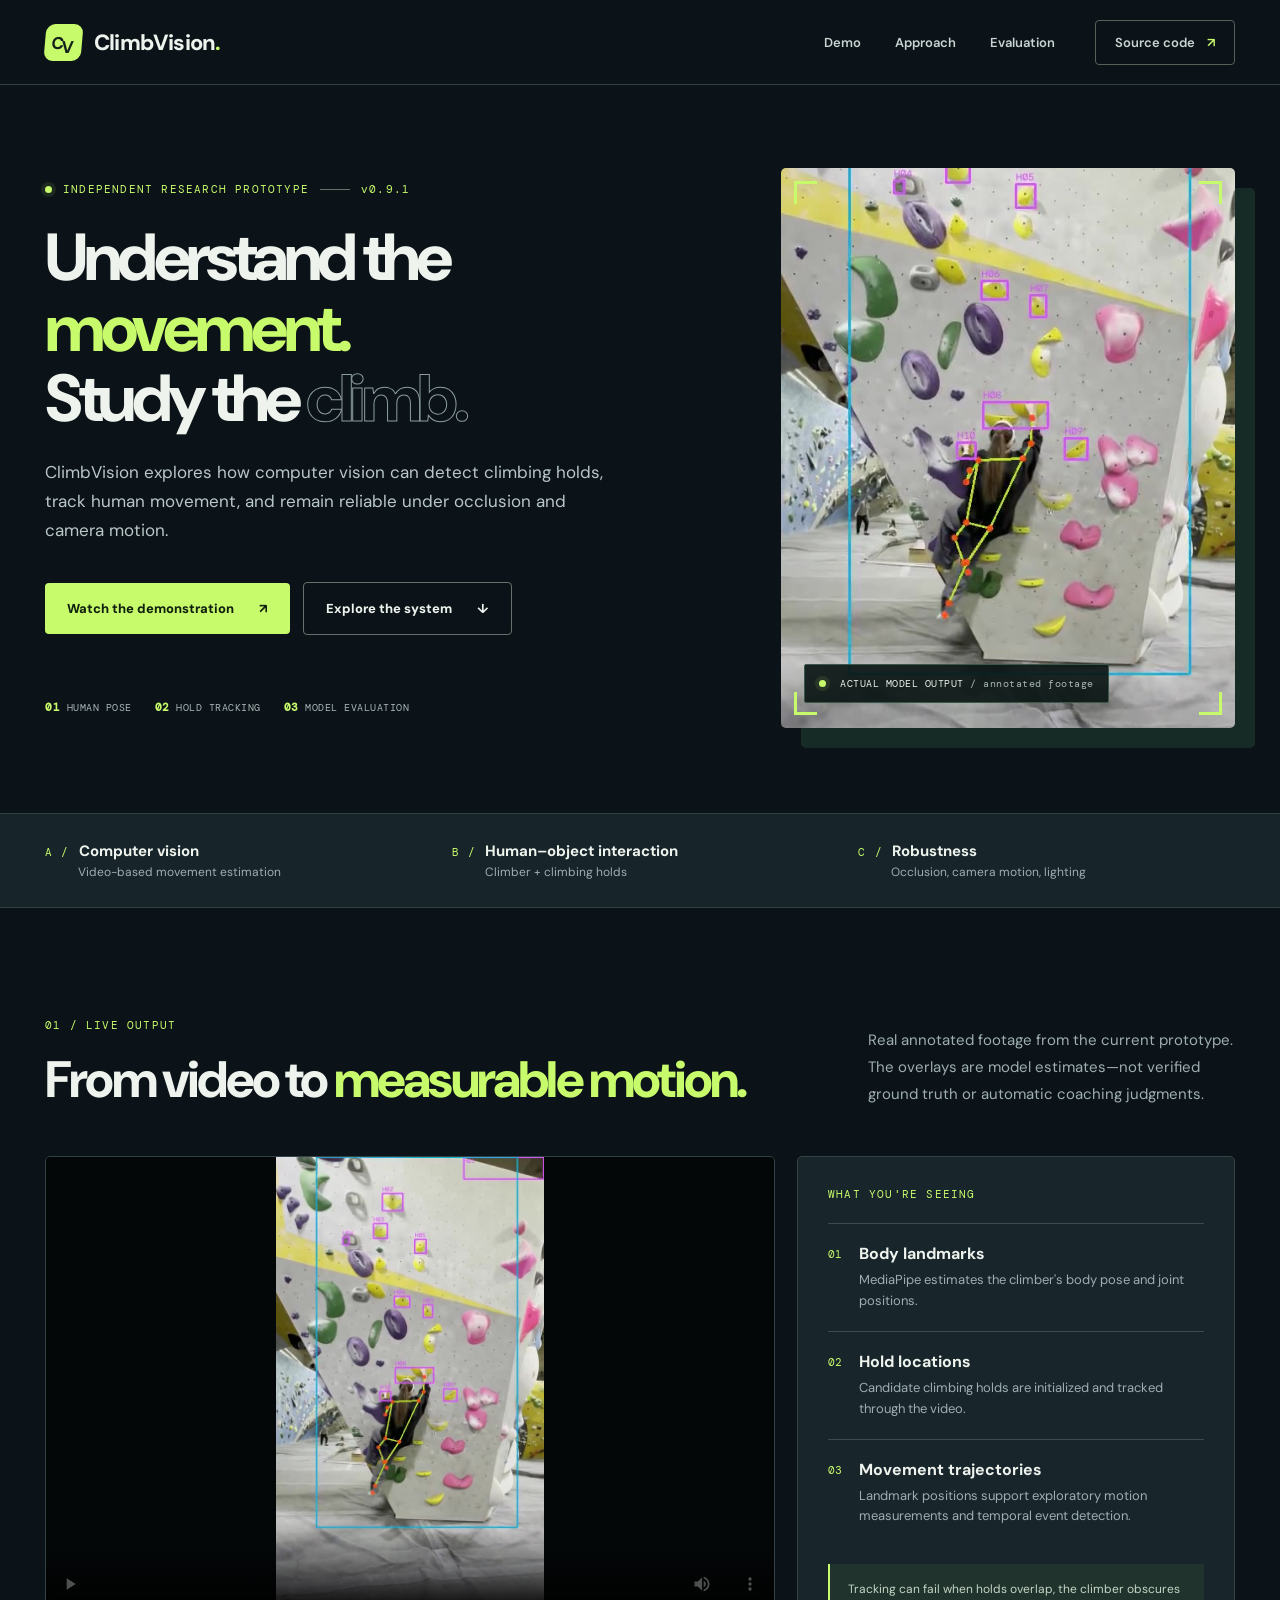
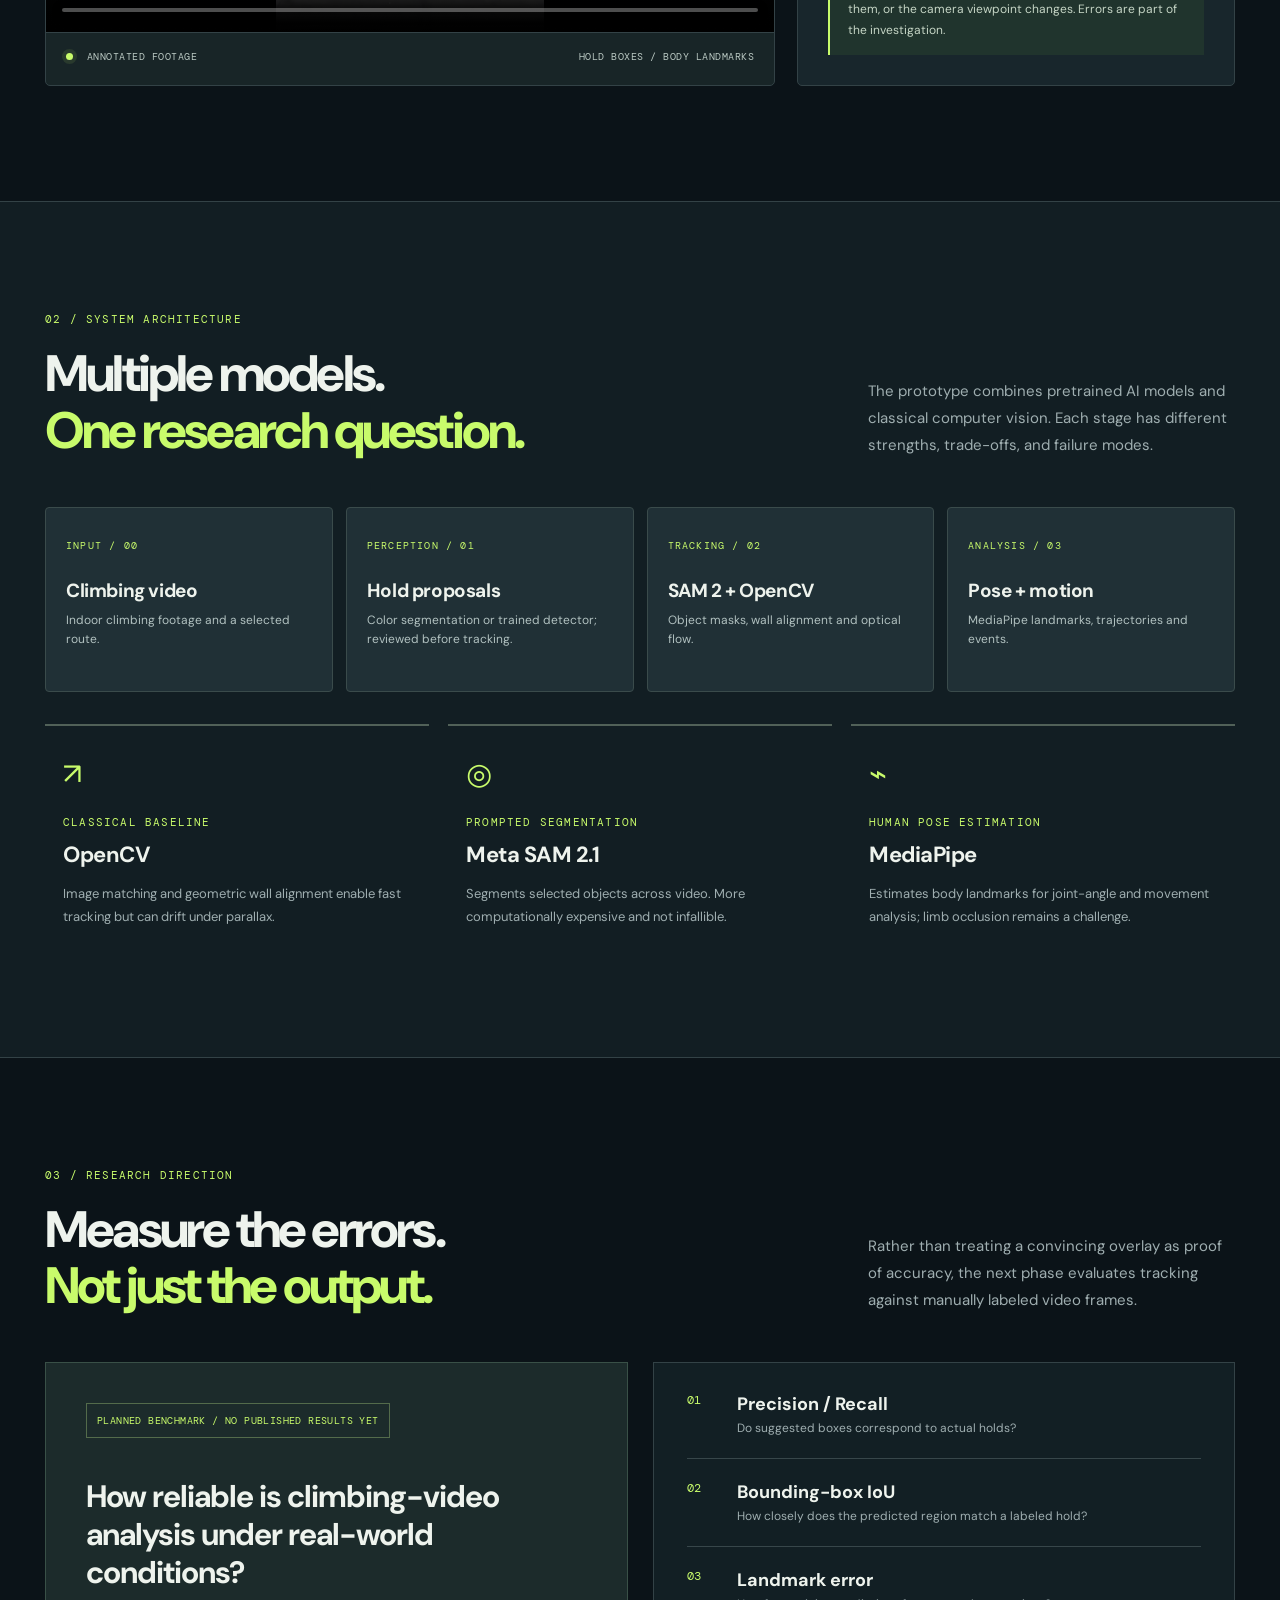
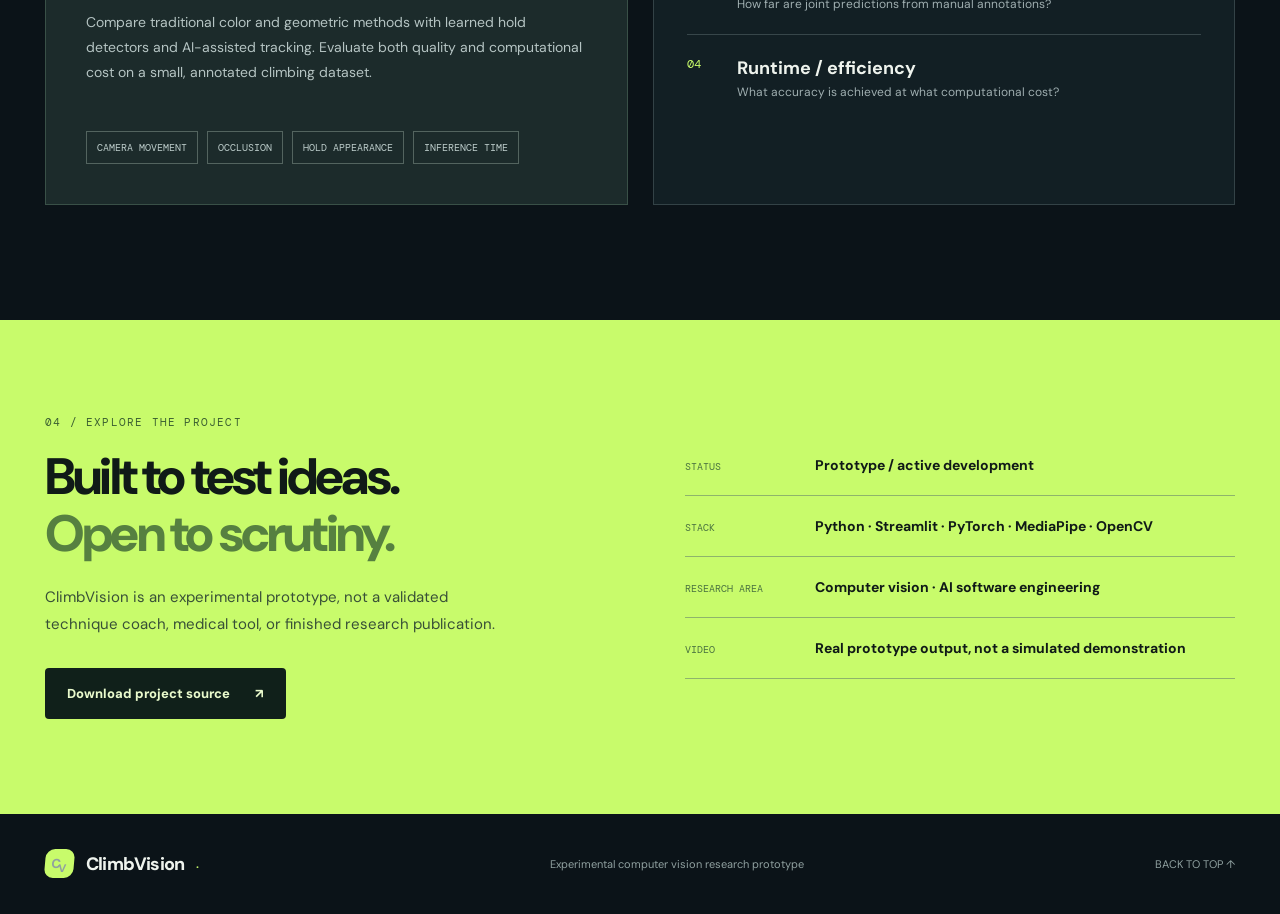
<file: index.html>
<!doctype html>
<html lang="en">
<head>
  <meta charset="utf-8" />
  <meta name="viewport" content="width=device-width, initial-scale=1" />
  <meta name="theme-color" content="#0b1318" />
  <meta name="description" content="ClimbVision is an experimental computer vision system for climbing movement analysis, pose estimation, hold detection and tracking." />
  <title>ClimbVision — AI Climbing Movement Analysis</title>
  <link rel="stylesheet" href="styles.css" />
</head>
<body>
  <header class="site-header">
    <a class="wordmark" href="#top" aria-label="ClimbVision home"><span class="mark">C<span>V</span></span><span>ClimbVision<span class="mark-dot">.</span></span></a>
    <nav class="nav" aria-label="Main navigation">
      <a href="#demo">Demo</a><a href="#approach">Approach</a><a href="#evaluation">Evaluation</a>
    </nav>
    <a class="nav-action" href="climbvision-source-v0.9.1.zip" download>Source code <span aria-hidden="true">↗</span></a>
  </header>
  <main id="top">
    <section class="hero wrap">
      <div class="hero-copy">
        <div class="eyebrow"><span class="pulse"></span> INDEPENDENT RESEARCH PROTOTYPE <span class="eyebrow-line"></span> v0.9.1</div>
        <h1>Understand the <em>movement.</em><br/>Study the <span class="outline-text">climb.</span></h1>
        <p class="lead">ClimbVision explores how computer vision can detect climbing holds, track human movement, and remain reliable under occlusion and camera motion.</p>
        <div class="hero-actions"><a class="primary-btn" href="#demo">Watch the demonstration <span>↗</span></a><a class="secondary-btn" href="#approach">Explore the system <span>↓</span></a></div>
        <div class="hero-foot"><span><strong>01</strong> HUMAN POSE</span><span><strong>02</strong> HOLD TRACKING</span><span><strong>03</strong> MODEL EVALUATION</span></div>
      </div>
      <div class="hero-media">
        <video autoplay muted loop playsinline preload="metadata" poster="demo-poster.jpg" aria-label="Real annotated indoor climbing footage from ClimbVision"><source src="climbvision-demo.mp4" type="video/mp4" /></video>
        <span class="corner tl"></span><span class="corner tr"></span><span class="corner bl"></span><span class="corner br"></span>
        <div class="media-badge"><span class="live-dot"></span> ACTUAL MODEL OUTPUT <span class="media-small">/ annotated footage</span></div>
      </div>
    </section>
    <section class="stats-strip" aria-label="Project focus"><div class="wrap stats-inner"><div><span class="stat-index">A / </span><strong>Computer vision</strong><span>Video-based movement estimation</span></div><div><span class="stat-index">B / </span><strong>Human–object interaction</strong><span>Climber + climbing holds</span></div><div><span class="stat-index">C / </span><strong>Robustness</strong><span>Occlusion, camera motion, lighting</span></div></div></section>
    <section id="demo" class="section wrap demo-section"><div class="section-intro"><div><p class="kicker">01 / LIVE OUTPUT</p><h2>From video to <span>measurable motion.</span></h2></div><p>Real annotated footage from the current prototype. The overlays are model estimates—not verified ground truth or automatic coaching judgments.</p></div>
      <div class="demo-grid"><div class="demo-player"><video id="demoVideo" controls playsinline preload="metadata" poster="demo-poster.jpg"><source src="climbvision-demo.mp4" type="video/mp4"/>Your browser does not support HTML5 video.</video><div class="player-bottom"><span><span class="live-dot"></span> ANNOTATED FOOTAGE</span><span>HOLD BOXES / BODY LANDMARKS</span></div></div>
      <aside class="demo-aside"><div class="tiny-label">WHAT YOU'RE SEEING</div><div class="note"><span class="note-num">01</span><div><h3>Body landmarks</h3><p>MediaPipe estimates the climber's body pose and joint positions.</p></div></div><div class="note"><span class="note-num">02</span><div><h3>Hold locations</h3><p>Candidate climbing holds are initialized and tracked through the video.</p></div></div><div class="note"><span class="note-num">03</span><div><h3>Movement trajectories</h3><p>Landmark positions support exploratory motion measurements and temporal event detection.</p></div></div><div class="honesty-note">Tracking can fail when holds overlap, the climber obscures them, or the camera viewpoint changes. Errors are part of the investigation.</div></aside></div>
    </section>
    <section id="approach" class="section approach-section"><div class="wrap"><div class="section-intro"><div><p class="kicker">02 / SYSTEM ARCHITECTURE</p><h2>Multiple models.<br/><span>One research question.</span></h2></div><p>The prototype combines pretrained AI models and classical computer vision. Each stage has different strengths, trade-offs, and failure modes.</p></div>
      <div class="pipeline"><div class="step"><span class="step-number">INPUT / 00</span><h3>Climbing video</h3><p>Indoor climbing footage and a selected route.</p></div><div class="pipe-arrow">→</div><div class="step"><span class="step-number">PERCEPTION / 01</span><h3>Hold proposals</h3><p>Color segmentation or trained detector; reviewed before tracking.</p></div><div class="pipe-arrow">→</div><div class="step"><span class="step-number">TRACKING / 02</span><h3>SAM 2 + OpenCV</h3><p>Object masks, wall alignment and optical flow.</p></div><div class="pipe-arrow">→</div><div class="step"><span class="step-number">ANALYSIS / 03</span><h3>Pose + motion</h3><p>MediaPipe landmarks, trajectories and events.</p></div></div>
      <div class="methods"><article><span class="method-icon">↗</span><span class="tiny-label">CLASSICAL BASELINE</span><h3>OpenCV</h3><p>Image matching and geometric wall alignment enable fast tracking but can drift under parallax.</p></article><article><span class="method-icon">◎</span><span class="tiny-label">PROMPTED SEGMENTATION</span><h3>Meta SAM 2.1</h3><p>Segments selected objects across video. More computationally expensive and not infallible.</p></article><article><span class="method-icon">⌁</span><span class="tiny-label">HUMAN POSE ESTIMATION</span><h3>MediaPipe</h3><p>Estimates body landmarks for joint-angle and movement analysis; limb occlusion remains a challenge.</p></article></div>
    </div></section>
    <section id="evaluation" class="section wrap eval-section"><div class="section-intro"><div><p class="kicker">03 / RESEARCH DIRECTION</p><h2>Measure the errors.<br/><span>Not just the output.</span></h2></div><p>Rather than treating a convincing overlay as proof of accuracy, the next phase evaluates tracking against manually labeled video frames.</p></div>
      <div class="evaluation-grid"><div class="eval-left"><div class="eval-tag">PLANNED BENCHMARK / NO PUBLISHED RESULTS YET</div><h3>How reliable is climbing-video analysis under real-world conditions?</h3><p>Compare traditional color and geometric methods with learned hold detectors and AI-assisted tracking. Evaluate both quality and computational cost on a small, annotated climbing dataset.</p><div class="eval-conditions"><span>CAMERA MOVEMENT</span><span>OCCLUSION</span><span>HOLD APPEARANCE</span><span>INFERENCE TIME</span></div></div><div class="metric-list"><div><span>01</span><strong>Precision / Recall</strong><small>Do suggested boxes correspond to actual holds?</small></div><div><span>02</span><strong>Bounding-box IoU</strong><small>How closely does the predicted region match a labeled hold?</small></div><div><span>03</span><strong>Landmark error</strong><small>How far are joint predictions from manual annotations?</small></div><div><span>04</span><strong>Runtime / efficiency</strong><small>What accuracy is achieved at what computational cost?</small></div></div></div>
    </section>
    <section class="project-footer"><div class="wrap footer-grid"><div><p class="kicker">04 / EXPLORE THE PROJECT</p><h2>Built to test ideas.<br/><span>Open to scrutiny.</span></h2><p class="footer-lead">ClimbVision is an experimental prototype, not a validated technique coach, medical tool, or finished research publication.</p><a href="climbvision-source-v0.9.1.zip" download class="primary-btn">Download project source <span>↗</span></a></div><div class="project-facts"><div><span>STATUS</span><strong>Prototype / active development</strong></div><div><span>STACK</span><strong>Python · Streamlit · PyTorch · MediaPipe · OpenCV</strong></div><div><span>RESEARCH AREA</span><strong>Computer vision · AI software engineering</strong></div><div><span>VIDEO</span><strong>Real prototype output, not a simulated demonstration</strong></div></div></div></section>
  </main>
  <footer class="bottom-footer wrap"><a class="wordmark" href="#top"><span class="mark">C<span>V</span></span>ClimbVision<span class="mark-dot">.</span></a><span>Experimental computer vision research prototype</span><a href="#top">BACK TO TOP ↑</a></footer>
  <script src="script.js"></script>
</body>
</html>
</file>
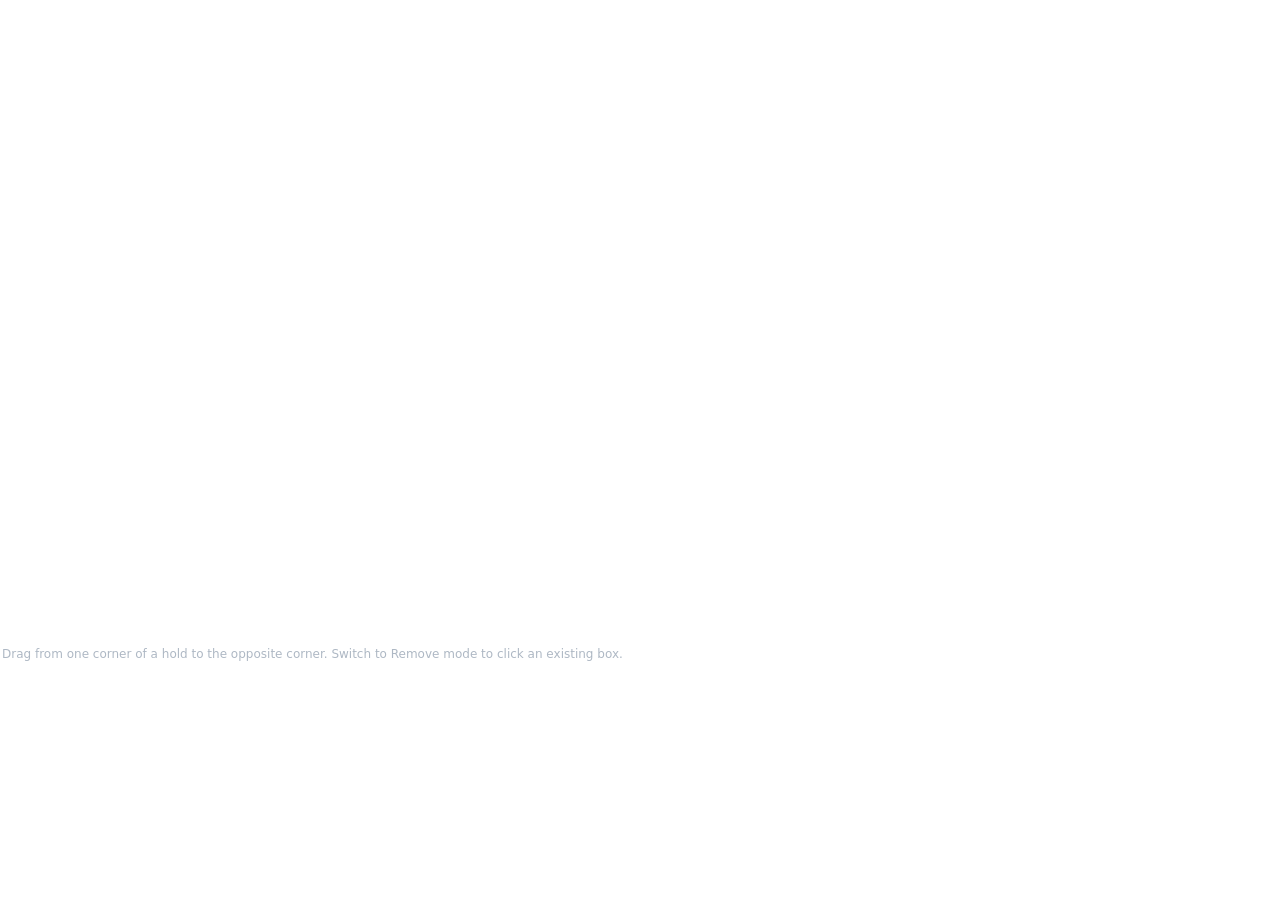
<file: hold_rect_ui/index.html>
<!doctype html><html lang="en"><head><meta charset="utf-8"><meta name="viewport" content="width=device-width,initial-scale=1"><style>
html,body{margin:0;background:transparent;color:#aeb8c4;font:13px system-ui,sans-serif}canvas{display:block;width:100%;height:auto;border-radius:9px;touch-action:none;cursor:crosshair}#hint{padding:7px 2px;font-size:12px}
</style></head><body><canvas id="canvas"></canvas><div id="hint">Drag from one corner of a hold to the opposite corner. Switch to Remove mode to click an existing box.</div><script>
(()=>{'use strict';
const canvas=document.getElementById('canvas'),ctx=canvas.getContext('2d'),hint=document.getElementById('hint');
const send=(type,other={})=>parent.postMessage({isStreamlitMessage:true,type,...other},'*');
let img=new Image(),src='',holds=[],mode='add',ow=1,oh=1,start=null,curr=null;
const clamp=(x,a,b)=>Math.max(a,Math.min(b,x));
function height(){send('streamlit:setFrameHeight',{height:Math.ceil(canvas.getBoundingClientRect().height+hint.getBoundingClientRect().height+10)})}
function point(e){const r=canvas.getBoundingClientRect();return [clamp((e.clientX-r.left)/r.width,0,1),clamp((e.clientY-r.top)/r.height,0,1)]}
function paint(){if(!img.naturalWidth)return;const w=canvas.width,h=canvas.height;ctx.clearRect(0,0,w,h);ctx.drawImage(img,0,0,w,h);
 ctx.lineWidth=Math.max(2,w/470);ctx.font=`bold ${Math.max(12,w/65)}px sans-serif`;
 holds.forEach((b,i)=>{const x=b.x/ow*w,y=b.y/oh*h,bw=b.w/ow*w,bh=b.h/oh*h;ctx.fillStyle='rgba(42,222,124,.10)';ctx.fillRect(x,y,bw,bh);ctx.strokeStyle='#28ed89';ctx.strokeRect(x,y,bw,bh);ctx.fillStyle='#28ed89';ctx.fillText(b.hold_id||`H${String(i+1).padStart(2,'0')}`,x+2,Math.max(15,y-5));});
 if(start&&curr&&mode==='add'){const l=Math.min(start[0],curr[0])*w,t=Math.min(start[1],curr[1])*h,bw=Math.abs(curr[0]-start[0])*w,bh=Math.abs(curr[1]-start[1])*h;ctx.fillStyle='rgba(0,200,255,.14)';ctx.fillRect(l,t,bw,bh);ctx.strokeStyle='#00c8ff';ctx.strokeRect(l,t,bw,bh)} }
canvas.addEventListener('pointerdown',e=>{if(!img.naturalWidth)return;e.preventDefault();canvas.setPointerCapture(e.pointerId);start=point(e);curr=start;paint()});
canvas.addEventListener('pointermove',e=>{if(!start)return;e.preventDefault();curr=point(e);paint()});
canvas.addEventListener('pointerup',e=>{if(!start)return;e.preventDefault();curr=point(e);let data=null;
 if(mode==='remove'){data={action:'remove',x:Math.min(ow-1,Math.floor(curr[0]*ow)),y:Math.min(oh-1,Math.floor(curr[1]*oh))}}
 else {const x=Math.floor(Math.min(start[0],curr[0])*ow),y=Math.floor(Math.min(start[1],curr[1])*oh),r=Math.min(ow,Math.ceil(Math.max(start[0],curr[0])*ow)),b=Math.min(oh,Math.ceil(Math.max(start[1],curr[1])*oh));if(r-x>=4&&b-y>=4){data={action:'add',box:{x,y,w:r-x,h:b-y}}}}
 start=null;curr=null;paint();if(data)send('streamlit:setComponentValue',{value:data});});
canvas.addEventListener('pointercancel',()=>{start=null;curr=null;paint()});
window.addEventListener('message',e=>{if(e.data?.type!=='streamlit:render')return;const a=e.data.args||{};holds=Array.isArray(a.holds)?a.holds:[];mode=a.mode==='remove'?'remove':'add';ow=Number(a.originalWidth)||1;oh=Number(a.originalHeight)||1;hint.textContent=mode==='remove'?'Click an existing green box to remove it.':'Drag a tight rectangle around each route hold. Minimum rectangle: 4 source pixels.';
 if(a.image&&src!==a.image){src=a.image;img.onload=()=>{canvas.width=img.naturalWidth;canvas.height=img.naturalHeight;paint();height()};img.src=src}else{paint();height()}});
new ResizeObserver(()=>{paint();height()}).observe(canvas);send('streamlit:componentReady',{apiVersion:1});height();
})();
</script></body></html>
</file>
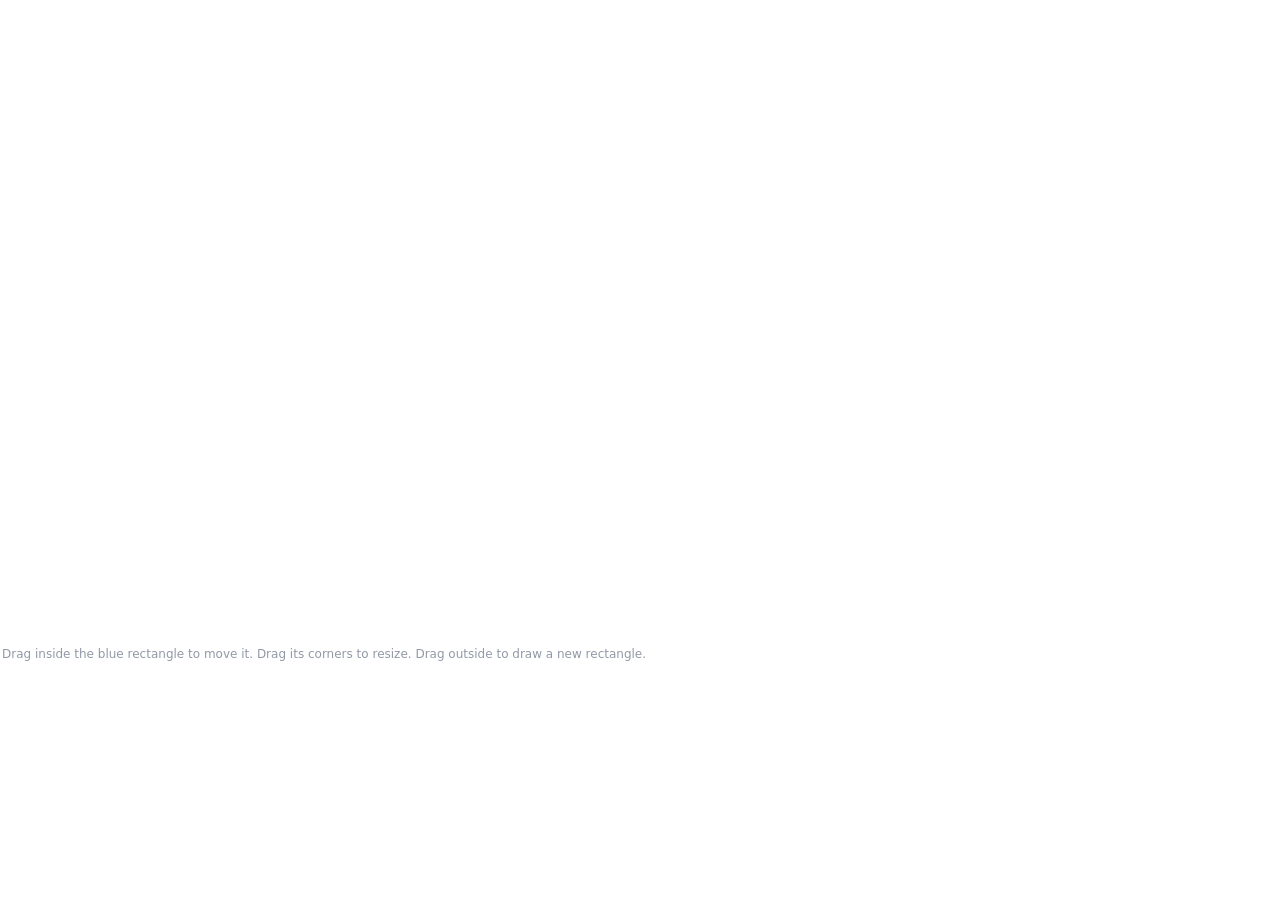
<file: roi_picker_ui/index.html>
<!doctype html>
<html lang="en"><head><meta charset="utf-8"><meta name="viewport" content="width=device-width,initial-scale=1">
<style>html,body{margin:0;background:transparent;color:#d1d5db;font:13px system-ui,sans-serif}#canvas{display:block;width:100%;height:auto;border-radius:9px;touch-action:none;cursor:crosshair}#hint{padding:7px 2px 3px;font-size:12px;color:#9299a6} </style>
</head><body><canvas id="canvas"></canvas><div id="hint">Drag inside the blue rectangle to move it. Drag its corners to resize. Drag outside to draw a new rectangle.</div>
<script>
(() => {
'use strict';
const canvas=document.querySelector('#canvas'), ctx=canvas.getContext('2d');
let img=new Image(), rect=[.125,.0125,.875,.7625], mode=null, start=null, initial=null;
let renderedImage='', initialized=false;
const clamp=(v,a,b)=>Math.max(a,Math.min(b,v));
const send=(type,additional={})=>parent.postMessage({isStreamlitMessage:true,type,...additional},'*');
const height=()=>send('streamlit:setFrameHeight',{height:Math.ceil(canvas.getBoundingClientRect().height+document.querySelector('#hint').getBoundingClientRect().height+8)});
const color='#00c8ff';
function paint(){if(!img.complete || !img.naturalWidth)return;
  const w=canvas.width,h=canvas.height;
  ctx.clearRect(0,0,w,h);ctx.drawImage(img,0,0,w,h);
  const [l,t,r,b]=rect,x=l*w,y=t*h,rw=(r-l)*w,rh=(b-t)*h;
  ctx.fillStyle='rgba(0,0,0,.32)';ctx.fillRect(0,0,w,y);ctx.fillRect(0,y,x,rh);ctx.fillRect(r*w,y,w-r*w,rh);ctx.fillRect(0,b*h,w,h-b*h);
  ctx.strokeStyle=color;ctx.lineWidth=Math.max(2,w/320);ctx.strokeRect(x,y,rw,rh);
  ctx.fillStyle='#fff';ctx.strokeStyle='#0084ae';ctx.lineWidth=2;
  for (const [px,py] of [[x,y],[r*w,y],[x,b*h],[r*w,b*h]]) {ctx.fillRect(px-6,py-6,12,12);ctx.strokeRect(px-6,py-6,12,12)}
}
function coords(e){const bounds=canvas.getBoundingClientRect();return [clamp((e.clientX-bounds.left)/bounds.width,0,1),clamp((e.clientY-bounds.top)/bounds.height,0,1)]}
function getMode(pos){const [x,y]=pos,[l,t,r,b]=rect;let near=[];
  for(const [name,cx,cy] of [['tl',l,t],['tr',r,t],['bl',l,b],['br',r,b]]){const d=Math.hypot((x-cx)*canvas.clientWidth,(y-cy)*canvas.clientHeight);if(d<24)near.push([name,d])}
  if(near.length){near.sort((a,b)=>a[1]-b[1]);return near[0][0]}
  return x>=l&&x<=r&&y>=t&&y<=b?'move':'draw';
}
canvas.addEventListener('pointerdown',e=>{if(!img.naturalWidth)return;e.preventDefault();canvas.setPointerCapture(e.pointerId);start=coords(e);initial=rect.slice();mode=getMode(start)});
canvas.addEventListener('pointermove',e=>{const pos=coords(e);if(!mode){const m=getMode(pos);canvas.style.cursor=m==='move'?'move':m==='draw'?'crosshair':m==='tl'||m==='br'?'nwse-resize':'nesw-resize';return}
  e.preventDefault();const [x,y]=pos,[l,t,r,b]=initial,[sx,sy]=start;
  if(mode==='move'){const dx=clamp(x-sx,-l,1-r),dy=clamp(y-sy,-t,1-b);rect=[l+dx,t+dy,r+dx,b+dy]}
  else if(mode==='draw'){rect=[Math.min(sx,x),Math.min(sy,y),Math.max(sx,x),Math.max(sy,y)]}
  else {const left=mode.includes('l'),top=mode.includes('t');rect=[left?clamp(x,0,r-.06):l,top?clamp(y,0,b-.06):t,left?r:clamp(x,l+.06,1),top?b:clamp(y,t+.06,1)]}
  paint();
});
function finish(){if(!mode)return;mode=null;start=null;
  if(rect[2]-rect[0]<.06||rect[3]-rect[1]<.06)rect=initial;
  rect=rect.map(v=>Math.round(v*10000)/10000);paint();send('streamlit:setComponentValue',{value:rect});
}
canvas.addEventListener('pointerup',finish);canvas.addEventListener('pointercancel',finish);
window.addEventListener('message',e=>{if(!e.data||e.data.type!=='streamlit:render')return;
  const args=e.data.args||{};
  if(!initialized && Array.isArray(args.region) && args.region.length===4){rect=args.region.slice();initialized=true}
  if(args.image && args.image!==renderedImage){renderedImage=args.image;img.onload=()=>{canvas.width=img.naturalWidth;canvas.height=img.naturalHeight;paint();height()};img.src=args.image}
  else{paint();height()}
});
new ResizeObserver(()=>{paint();height()}).observe(canvas);
send('streamlit:componentReady',{apiVersion:1});height();
})();
</script></body></html>
</file>
<file: styles.css>
@import url('https://fonts.googleapis.com/css2?family=DM+Mono:wght@400;500&family=DM+Sans:wght@400;500;600;700;800&display=swap');
:root{--bg:#0b1318;--panel:#142026;--panel2:#101c21;--lime:#c8fb6b;--text:#eef3ed;--muted:#9faeb0;--line:#334246}*{box-sizing:border-box}html{scroll-behavior:smooth}body{margin:0;background:var(--bg);color:var(--text);font-family:'DM Sans',system-ui,Arial,sans-serif;-webkit-font-smoothing:antialiased}a{color:inherit;text-decoration:none}.wrap{width:min(1220px,calc(100% - 90px));margin:auto}.site-header{height:85px;padding:0 max(45px,calc((100% - 1220px)/2));display:flex;align-items:center;gap:40px;border-bottom:1px solid var(--line)}.wordmark{display:flex;align-items:center;font-size:22px;font-weight:800;letter-spacing:-.8px;gap:12px;white-space:nowrap}.mark{width:37px;height:37px;background:var(--lime);border-radius:9px;color:#15221c;display:inline-flex;align-items:center;justify-content:center;font-size:17px;letter-spacing:-3px;padding-right:4px;transform:skew(-5deg)}.mark span{transform:translateY(4px)}.mark-dot{color:var(--lime)}.nav{display:flex;gap:34px;margin-left:auto}.nav a,.nav-action{font-size:13px;color:#c9d3d1;font-weight:600}.nav a:hover{color:var(--lime)}.nav-action{border:1px solid #53625a;padding:13px 19px;border-radius:4px;white-space:nowrap}.nav-action span{padding-left:9px;color:var(--lime)}.hero{display:grid;grid-template-columns:1.2fr .8fr;gap:54px;min-height:660px;padding-top:83px;padding-bottom:85px;align-items:center}.eyebrow,.kicker,.tiny-label,.step-number,.stat-index{font-family:'DM Mono',monospace;font-size:11px;letter-spacing:1.2px;color:var(--lime)}.eyebrow{display:flex;align-items:center;gap:11px}.pulse,.live-dot{height:7px;width:7px;border-radius:50%;display:inline-block;background:var(--lime);box-shadow:0 0 0 4px #c8fb6b18}.eyebrow-line{width:30px;border-top:1px solid #657469}h1{font-size:clamp(48px,5.2vw,78px);letter-spacing:-4.4px;line-height:1.055;margin:27px 0 24px;font-weight:800}h1 em{font-style:normal;color:var(--lime)}.outline-text{-webkit-text-stroke:1px #8e9e9f;color:transparent}.lead{max-width:570px;font-size:17px;line-height:1.7;color:#bac7c8}.hero-actions{display:flex;gap:13px;align-items:center;margin-top:37px;flex-wrap:wrap}.primary-btn,.secondary-btn{display:inline-flex;align-items:center;justify-content:space-between;gap:25px;padding:17px 22px;font-weight:800;font-size:13px;transition:transform .2s}.primary-btn:hover,.secondary-btn:hover{transform:translateY(-2px)}.primary-btn{background:var(--lime);color:#10200e;border-radius:4px}.secondary-btn{border:1px solid #65716c;border-radius:4px}.hero-foot{display:flex;flex-wrap:wrap;gap:23px;margin-top:65px;font-family:'DM Mono',monospace;font-size:10px;color:#a9b6b7;letter-spacing:.5px}.hero-foot strong{color:var(--lime);font-size:11px}.hero-media{height:560px;min-width:0;position:relative;border-radius:5px;background:#22312d;overflow:hidden;box-shadow:20px 20px 0 #172b26}.hero-media video{height:100%;width:100%;object-fit:cover}.corner{position:absolute;width:23px;height:23px;border:3px solid var(--lime);z-index:1}.tl{top:13px;left:13px;border-right:0;border-bottom:0}.tr{top:13px;right:13px;border-left:0;border-bottom:0}.bl{bottom:13px;left:13px;border-right:0;border-top:0}.br{bottom:13px;right:13px;border-left:0;border-top:0}.media-badge{position:absolute;bottom:25px;left:23px;background:#091413e8;border:1px solid #3a584a;padding:12px 14px;border-radius:2px;font:10px 'DM Mono',monospace;letter-spacing:.5px}.media-badge .live-dot{margin-right:8px}.media-small{color:#a8b7b0}.stats-strip{background:#17252a;border-top:1px solid #2b4140;border-bottom:1px solid #2b4140}.stats-inner{display:grid;grid-template-columns:repeat(3,1fr);padding:27px 0;gap:30px}.stats-inner>div{display:flex;align-items:baseline;flex-wrap:wrap;column-gap:9px;row-gap:3px}.stats-inner strong{font-size:15px}.stats-inner div>span:last-child{width:100%;padding-left:33px;color:var(--muted);font-size:12px}.section{padding-top:110px;padding-bottom:115px;scroll-margin-top:25px}.section-intro{display:grid;grid-template-columns:1.35fr .65fr;gap:60px;align-items:end;margin-bottom:48px}.kicker{margin:0 0 20px}.section-intro h2,.project-footer h2{font-size:clamp(37px,4vw,56px);line-height:1.1;letter-spacing:-2.8px;margin:0;font-weight:800}.section-intro h2 span,.project-footer h2 span{color:var(--lime)}.section-intro>p{color:var(--muted);font-size:15px;line-height:1.8;margin:0}.demo-grid{display:grid;grid-template-columns:1.25fr .75fr;gap:22px}.demo-player{background:#182527;border:1px solid var(--line);border-radius:5px;overflow:hidden;display:flex;flex-direction:column}.demo-player video{display:block;width:100%;height:475px;object-fit:contain;background:#040708}.player-bottom{display:flex;justify-content:space-between;padding:17px 20px;gap:12px;border-top:1px solid var(--line);font:10px 'DM Mono',monospace;letter-spacing:.5px;color:#bac9c3}.player-bottom .live-dot{margin-right:7px}.demo-aside{background:#18262c;padding:30px;border:1px solid var(--line);border-radius:5px}.demo-aside .tiny-label{margin-bottom:22px}.note{display:flex;gap:17px;padding:19px 0;border-top:1px solid #3b4c4d}.note-num{font:11px 'DM Mono',monospace;color:var(--lime);padding-top:4px}.note h3{font-size:16px;margin:0 0 6px}.note p{font-size:13px;line-height:1.6;color:var(--muted);margin:0}.honesty-note{border-left:2px solid var(--lime);background:#20342d;padding:15px 18px;font-size:12px;line-height:1.7;color:#c5d5c5;margin-top:18px}.approach-section{background:#121e23;border-top:1px solid var(--line);border-bottom:1px solid var(--line)}.pipeline{display:grid;grid-template-columns:repeat(4,minmax(0,1fr));gap:13px;position:relative}.step{background:#203036;border:1px solid #3a4b4b;padding:25px 20px;min-height:185px;border-radius:4px}.step-number{font-size:10px}.step h3{font-size:19px;margin:24px 0 8px;letter-spacing:-.4px}.step p{font-size:12px;line-height:1.6;color:#b1c1c0;margin:0}.pipe-arrow{display:none}.methods{display:grid;grid-template-columns:repeat(3,1fr);gap:19px;margin-top:32px}.methods article{border-top:2px solid #516158;padding:28px 18px 0}.method-icon{display:block;font-size:30px;color:var(--lime);margin-bottom:17px}.methods h3{font-size:22px;letter-spacing:-.5px;margin:9px 0}.methods p{color:var(--muted);font-size:13px;line-height:1.8}.evaluation-grid{display:grid;grid-template-columns:1fr 1fr;gap:25px}.eval-left{background:#1c2b2b;padding:40px;border:1px solid #395047}.eval-tag{font:10px 'DM Mono',monospace;color:var(--lime);border:1px solid #536b4b;display:inline-block;padding:10px;letter-spacing:.4px}.eval-left h3{font-size:31px;letter-spacing:-1px;line-height:1.22;margin:40px 0 18px}.eval-left p{color:#b5c4c3;font-size:14px;line-height:1.8}.eval-conditions{display:flex;flex-wrap:wrap;gap:9px;margin-top:46px}.eval-conditions span{border:1px solid #53645f;padding:9px 10px;font:10px 'DM Mono',monospace;color:#bdcdcb}.metric-list{border:1px solid var(--line);padding:8px 33px;background:#121f24}.metric-list>div{display:grid;grid-template-columns:38px 1fr;gap:3px 12px;padding:21px 0;border-bottom:1px solid #37464a}.metric-list>div:last-child{border-bottom:none}.metric-list span{color:var(--lime);font:12px 'DM Mono',monospace;grid-row:span 2}.metric-list strong{font-size:18px}.metric-list small{font-size:12px;color:var(--muted);line-height:1.5}.project-footer{background:#c8fb6b;color:#101a17;padding:95px 0}.project-footer .kicker{color:#3b5f31}.footer-grid{display:grid;grid-template-columns:1fr 1fr;gap:90px}.project-footer h2 span{color:#568040}.footer-lead{max-width:470px;font-size:15px;line-height:1.8;margin:22px 0 30px;color:#385037}.project-footer .primary-btn{background:#10201a;color:#e9facc}.project-facts{padding-top:20px}.project-facts>div{border-bottom:1px solid #8eb46b;display:grid;grid-template-columns:115px 1fr;gap:15px;padding:21px 0;align-items:baseline}.project-facts span{font:10px 'DM Mono',monospace;color:#4a7240}.project-facts strong{font-size:14px}.bottom-footer{height:100px;display:flex;align-items:center;justify-content:space-between;gap:15px}.bottom-footer>.wordmark{font-size:18px}.bottom-footer span,.bottom-footer>a:last-child{font-size:11px;color:#90a1a0}.bottom-footer .mark{width:29px;height:29px;font-size:13px}.bottom-footer .mark-dot{color:var(--lime)}
@media(max-width:900px){.wrap{width:min(100% - 40px,700px)}.site-header{padding:0 20px;height:72px}.nav{display:none}.nav-action{margin-left:auto}.hero{grid-template-columns:1fr;gap:35px;padding:65px 0}.hero-media{height:430px;width:100%;box-shadow:9px 9px 0 #172b26}.hero-foot{margin-top:35px}.section{padding:75px 0}.section-intro{grid-template-columns:1fr;gap:19px}.demo-grid,.evaluation-grid,.footer-grid{grid-template-columns:1fr}.pipeline{grid-template-columns:repeat(2,minmax(0,1fr))}.methods{grid-template-columns:1fr}.methods article{padding-top:15px}.stats-inner{gap:12px}.stats-inner>div{display:block}.stats-inner div>span:last-child{padding:5px 0 0;display:block}.footer-grid{gap:25px}}
@media(max-width:540px){.wordmark{font-size:18px}.site-header{gap:12px}.nav-action{padding:11px;font-size:11px}.hero{padding-top:43px}.hero h1{font-size:47px;letter-spacing:-2.8px}.hero-media{height:380px}.hero-actions{gap:9px}.primary-btn,.secondary-btn{padding:14px 15px;font-size:12px;gap:10px}.hero-foot{gap:12px;font-size:9px}.stats-inner{grid-template-columns:1fr}.stats-inner>div{display:flex}.stats-inner div>span:last-child{padding-left:29px}.pipeline{grid-template-columns:1fr}.step{min-height:0}.demo-player video{height:350px}.player-bottom{font-size:8px}.eval-left{padding:24px}.metric-list{padding:8px 19px}.project-facts>div{grid-template-columns:1fr;gap:6px}.bottom-footer{height:auto;padding-top:25px;padding-bottom:25px;flex-wrap:wrap}.bottom-footer>span{width:100%;order:3}}
@media(prefers-reduced-motion:reduce){html{scroll-behavior:auto}.primary-btn,.secondary-btn{transition:none}}
</file>
